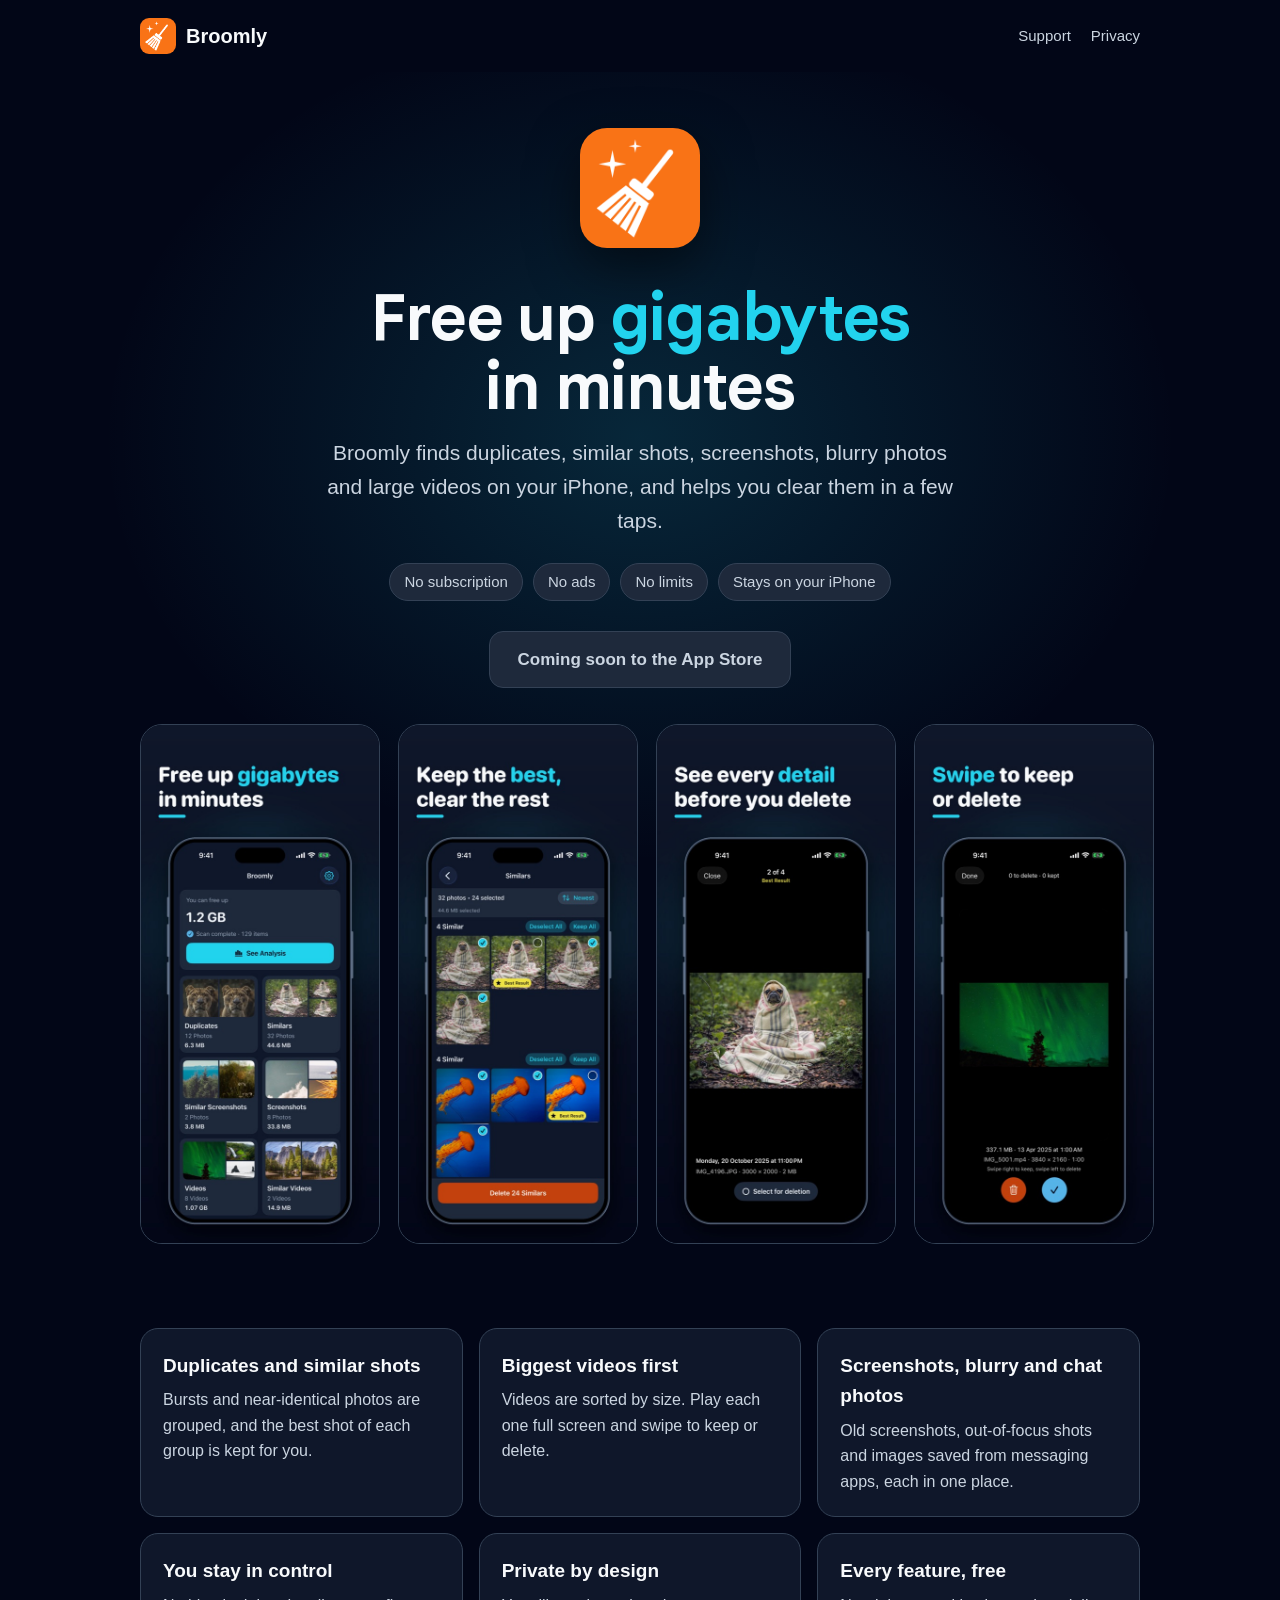
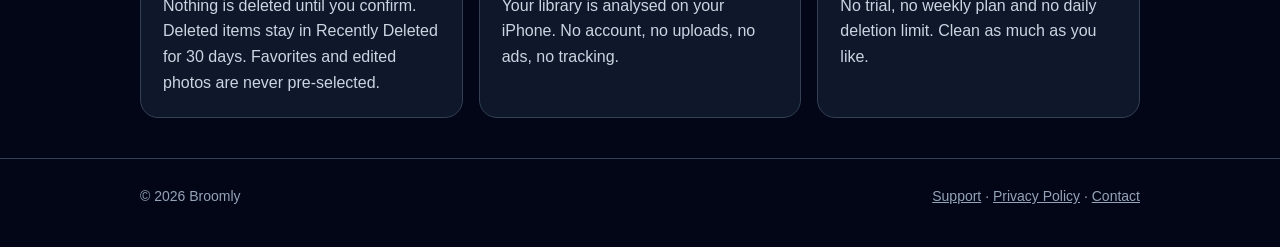
<file: index.html>
<!doctype html>
<html lang="en">
<head>
  <meta charset="utf-8">
  <meta name="viewport" content="width=device-width, initial-scale=1">
  <title>Broomly: Photo &amp; Video Cleaner for iPhone</title>
  <meta name="description" content="Broomly finds duplicates, similar shots, screenshots, blurry photos and large videos on your iPhone. No subscription, no ads, no limits. Your photos never leave your iPhone.">
  <link rel="canonical" href="https://iamrkasula.github.io/broomly/">
  <meta property="og:type" content="website">
  <meta property="og:title" content="Broomly: Photo &amp; Video Cleaner for iPhone">
  <meta property="og:description" content="Find duplicates, similar shots, screenshots, blurry photos and large videos. No subscription, no ads, no limits.">
  <meta property="og:url" content="https://iamrkasula.github.io/broomly/">
  <meta property="og:image" content="https://iamrkasula.github.io/broomly/assets/og.jpg">
  <meta name="twitter:card" content="summary_large_image">
  <script type="application/ld+json">{"@context":"https://schema.org","@type":"MobileApplication","name":"Broomly","operatingSystem":"iOS","applicationCategory":"UtilitiesApplication","url":"https://iamrkasula.github.io/broomly/","offers":{"@type":"Offer","price":"0","priceCurrency":"USD"}}</script>
  <link rel="icon" href="assets/favicon.png">
  <link rel="apple-touch-icon" href="assets/icon.png">
  <link rel="stylesheet" href="styles.css">
</head>
<body>
  <div class="wrap">
    <header class="top">
      <a class="brand" href="./"><img src="assets/icon.png" alt="">Broomly</a>
      <nav><a href="support/">Support</a><a href="privacy/">Privacy</a></nav>
    </header>
  </div>

  <section class="hero">
    <div class="wrap">
      <img class="icon" src="assets/icon.png" alt="Broomly app icon">
      <h1>Free up <em>gigabytes</em><br>in minutes</h1>
      <p class="lead">Broomly finds duplicates, similar shots, screenshots, blurry photos and large videos on your iPhone, and helps you clear them in a few taps.</p>
      <ul class="badges">
        <li>No subscription</li><li>No ads</li><li>No limits</li><li>Stays on your iPhone</li>
      </ul>
      <a class="cta soon" href="support/">Coming soon to the App Store</a>
      <div class="shots" aria-label="Screenshots">
        <img src="assets/01_home.jpg" alt="Home: you can free up 1.2 GB, by category" loading="lazy">
        <img src="assets/02_similar.jpg" alt="Similar photos grouped, with the best shot kept" loading="lazy">
        <img src="assets/03_preview.jpg" alt="Full-screen preview with date, file name and size" loading="lazy">
        <img src="assets/05_triage.jpg" alt="Swipe through videos to keep or delete" loading="lazy">
        <img src="assets/07_freed.jpg" alt="Freed 337 MB, moved to Recently Deleted" loading="lazy">
      </div>
    </div>
  </section>

  <main class="wrap">
    <section class="features">
      <div class="card"><h3>Duplicates and similar shots</h3><p>Bursts and near-identical photos are grouped, and the best shot of each group is kept for you.</p></div>
      <div class="card"><h3>Biggest videos first</h3><p>Videos are sorted by size. Play each one full screen and swipe to keep or delete.</p></div>
      <div class="card"><h3>Screenshots, blurry and chat photos</h3><p>Old screenshots, out-of-focus shots and images saved from messaging apps, each in one place.</p></div>
      <div class="card"><h3>You stay in control</h3><p>Nothing is deleted until you confirm. Deleted items stay in Recently Deleted for 30 days. Favorites and edited photos are never pre-selected.</p></div>
      <div class="card"><h3>Private by design</h3><p>Your library is analysed on your iPhone. No account, no uploads, no ads, no tracking.</p></div>
      <div class="card"><h3>Every feature, free</h3><p>No trial, no weekly plan and no daily deletion limit. Clean as much as you like.</p></div>
    </section>
  </main>

  <footer>
    <div class="wrap">
      <span>© 2026 Broomly</span>
      <span><a href="support/">Support</a> · <a href="privacy/">Privacy Policy</a> · <a href="mailto:iamrkasula@gmail.com">Contact</a></span>
    </div>
  </footer>
</body>
</html>
</file>
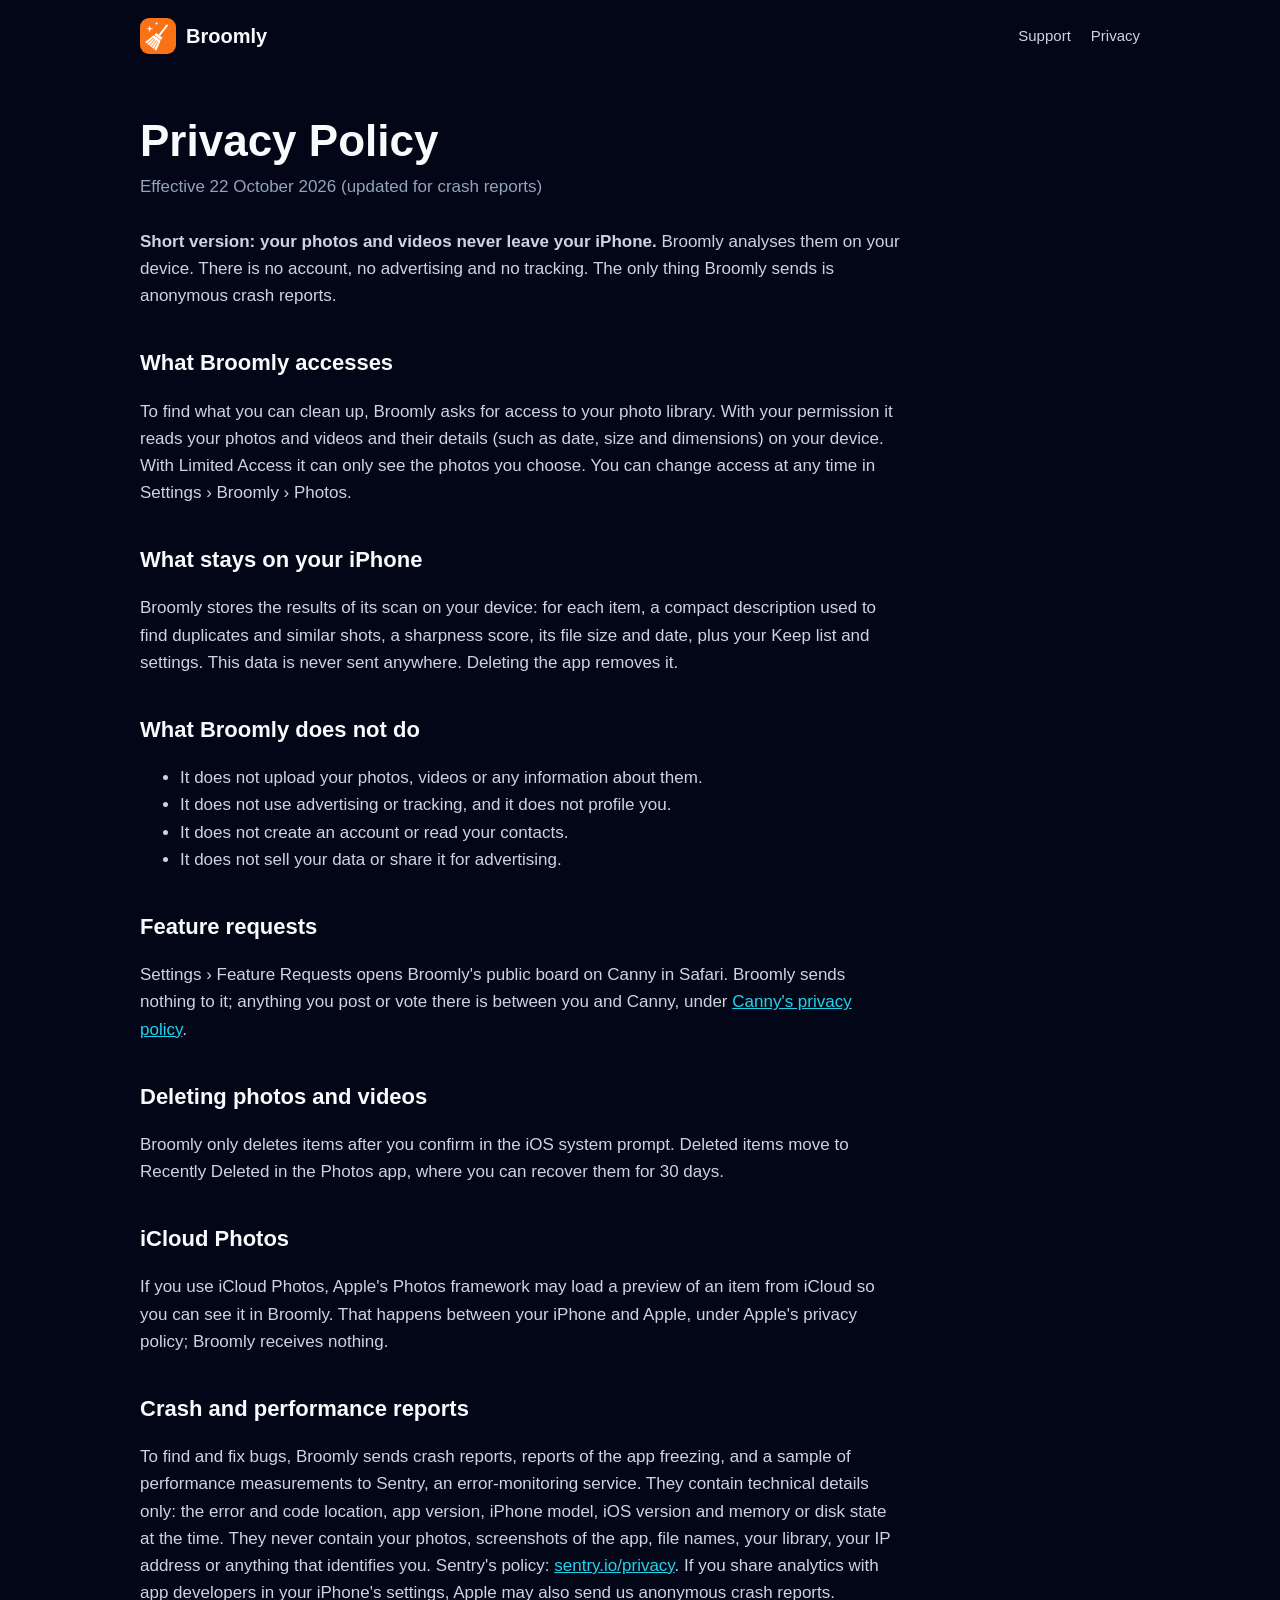
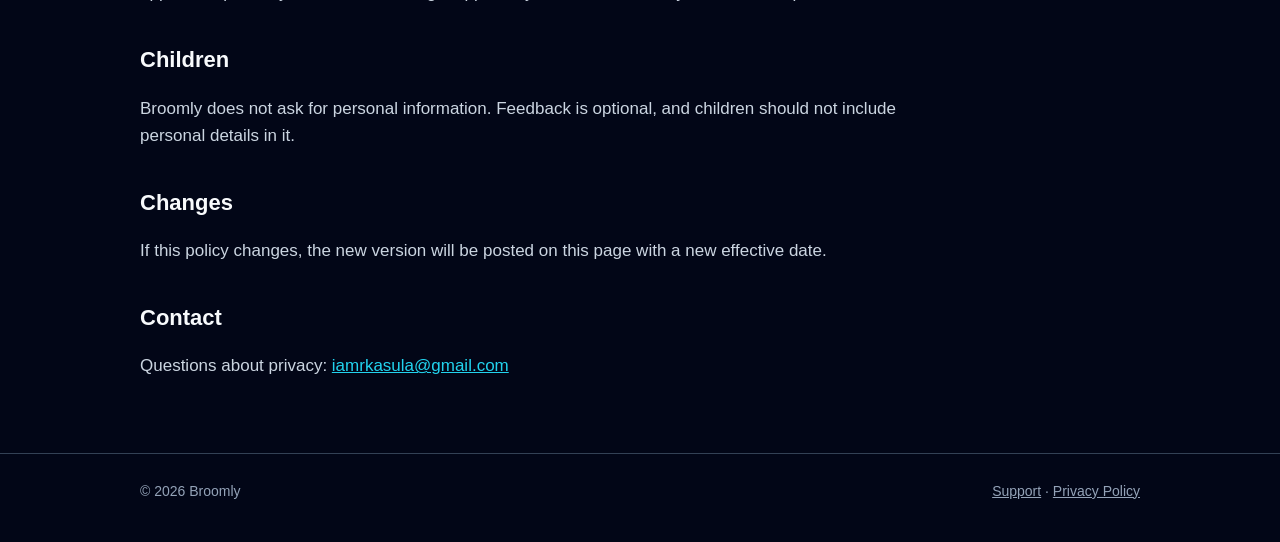
<file: privacy/index.html>
<!doctype html>
<html lang="en">
<head>
  <meta charset="utf-8">
  <meta name="viewport" content="width=device-width, initial-scale=1">
  <title>Privacy Policy · Broomly</title>
  <meta name="description" content="Your photos and videos are analysed on your iPhone and never uploaded. Broomly only sends anonymous crash reports.">
  <link rel="canonical" href="https://iamrkasula.github.io/broomly/privacy/">
  <link rel="icon" href="../assets/favicon.png">
  <link rel="stylesheet" href="../styles.css">
</head>
<body>
  <div class="wrap">
    <header class="top">
      <a class="brand" href="../"><img src="../assets/icon.png" alt="">Broomly</a>
      <nav><a href="../support/">Support</a><a href="./">Privacy</a></nav>
    </header>

    <main class="doc">
      <h1>Privacy Policy</h1>
      <p class="updated">Effective 22 October 2026 (updated for crash reports)</p>

      <p><strong>Short version: your photos and videos never leave your iPhone.</strong> Broomly analyses them on your device. There is no account, no advertising and no tracking. The only thing Broomly sends is anonymous crash reports.</p>

      <h2>What Broomly accesses</h2>
      <p>To find what you can clean up, Broomly asks for access to your photo library. With your permission it reads your photos and videos and their details (such as date, size and dimensions) on your device. With Limited Access it can only see the photos you choose. You can change access at any time in Settings › Broomly › Photos.</p>

      <h2>What stays on your iPhone</h2>
      <p>Broomly stores the results of its scan on your device: for each item, a compact description used to find duplicates and similar shots, a sharpness score, its file size and date, plus your Keep list and settings. This data is never sent anywhere. Deleting the app removes it.</p>

      <h2>What Broomly does not do</h2>
      <ul>
        <li>It does not upload your photos, videos or any information about them.</li>
        <li>It does not use advertising or tracking, and it does not profile you.</li>
        <li>It does not create an account or read your contacts.</li>
        <li>It does not sell your data or share it for advertising.</li>
      </ul>

      <h2>Feature requests</h2>
      <p>Settings › Feature Requests opens Broomly's public board on Canny in Safari. Broomly sends nothing to it; anything you post or vote there is between you and Canny, under <a href="https://canny.io/privacy">Canny's privacy policy</a>.</p>

      <h2>Deleting photos and videos</h2>
      <p>Broomly only deletes items after you confirm in the iOS system prompt. Deleted items move to Recently Deleted in the Photos app, where you can recover them for 30 days.</p>

      <h2>iCloud Photos</h2>
      <p>If you use iCloud Photos, Apple's Photos framework may load a preview of an item from iCloud so you can see it in Broomly. That happens between your iPhone and Apple, under Apple's privacy policy; Broomly receives nothing.</p>

      <h2>Crash and performance reports</h2>
      <p>To find and fix bugs, Broomly sends crash reports, reports of the app freezing, and a sample of performance measurements to Sentry, an error-monitoring service. They contain technical details only: the error and code location, app version, iPhone model, iOS version and memory or disk state at the time. They never contain your photos, screenshots of the app, file names, your library, your IP address or anything that identifies you. Sentry's policy: <a href="https://sentry.io/privacy/">sentry.io/privacy</a>. If you share analytics with app developers in your iPhone's settings, Apple may also send us anonymous crash reports.</p>

      <h2>Children</h2>
      <p>Broomly does not ask for personal information. Feedback is optional, and children should not include personal details in it.</p>

      <h2>Changes</h2>
      <p>If this policy changes, the new version will be posted on this page with a new effective date.</p>

      <h2>Contact</h2>
      <p>Questions about privacy: <a href="mailto:iamrkasula@gmail.com">iamrkasula@gmail.com</a></p>
    </main>
  </div>

  <footer>
    <div class="wrap">
      <span>© 2026 Broomly</span>
      <span><a href="../support/">Support</a> · <a href="./">Privacy Policy</a></span>
    </div>
  </footer>
</body>
</html>
</file>
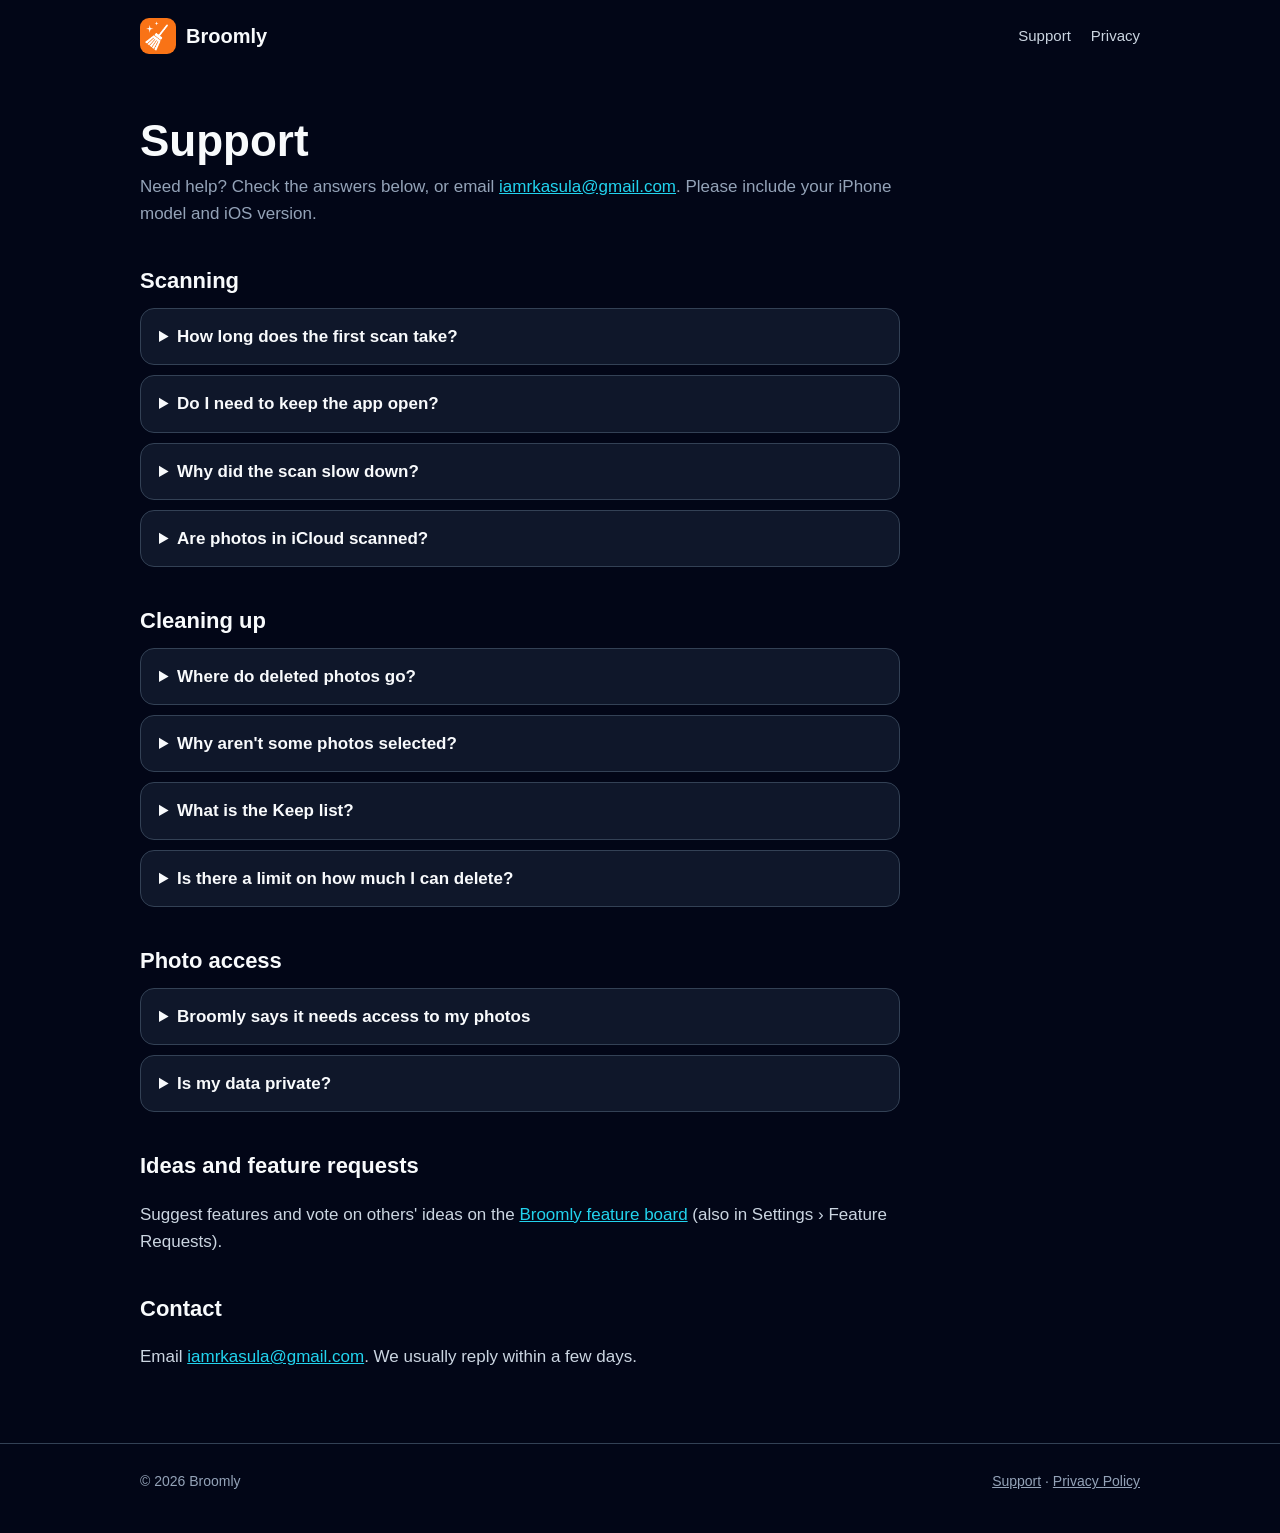
<file: support/index.html>
<!doctype html>
<html lang="en">
<head>
  <meta charset="utf-8">
  <meta name="viewport" content="width=device-width, initial-scale=1">
  <title>Support · Broomly</title>
  <meta name="description" content="Help with Broomly: scanning, deleting, the Keep list, photo access and contact.">
  <link rel="canonical" href="https://iamrkasula.github.io/broomly/support/">
  <link rel="icon" href="../assets/favicon.png">
  <link rel="stylesheet" href="../styles.css">
</head>
<body>
  <div class="wrap">
    <header class="top">
      <a class="brand" href="../"><img src="../assets/icon.png" alt="">Broomly</a>
      <nav><a href="./">Support</a><a href="../privacy/">Privacy</a></nav>
    </header>

    <main class="doc">
      <h1>Support</h1>
      <p class="updated">Need help? Check the answers below, or email <a href="mailto:iamrkasula@gmail.com?subject=Broomly%20support">iamrkasula@gmail.com</a>. Please include your iPhone model and iOS version.</p>

      <h2>Scanning</h2>
      <details><summary>How long does the first scan take?</summary>
        <p>About 10 minutes for a library of 30,000 photos and videos, sometimes longer on very large libraries. Broomly first reads your library ("preparing"), then looks at each item. Later scans only check what's new and take seconds.</p></details>
      <details><summary>Do I need to keep the app open?</summary>
        <p>The scan keeps going for a short while after you leave the app, then pauses. It carries on from where it stopped the next time you open Broomly; nothing is lost.</p></details>
      <details><summary>Why did the scan slow down?</summary>
        <p>When your iPhone gets warm, Broomly slows down by itself to let it cool, then speeds up again. Charging and other heavy apps can make this happen sooner.</p></details>
      <details><summary>Are photos in iCloud scanned?</summary>
        <p>Broomly never downloads your library. Items stored only in iCloud ("Optimize iPhone Storage") are compared using the preview kept on your iPhone.</p></details>

      <h2>Cleaning up</h2>
      <details><summary>Where do deleted photos go?</summary>
        <p>To Recently Deleted in the Photos app, where you can recover them for 30 days. Nothing is deleted until you confirm in the iOS prompt.</p></details>
      <details><summary>Why aren't some photos selected?</summary>
        <p>In each group of duplicates or similar shots, Broomly keeps the best one. Favorites and edited photos are never pre-selected either. You can change any selection before deleting.</p></details>
      <details><summary>What is the Keep list?</summary>
        <p>Items you add to the Keep list are never suggested again. You can review or remove them in Settings › Keep list.</p></details>
      <details><summary>Is there a limit on how much I can delete?</summary>
        <p>No. Every feature is included, with no subscription, no trial and no daily limit.</p></details>

      <h2>Photo access</h2>
      <details><summary>Broomly says it needs access to my photos</summary>
        <p>Open Settings › Broomly › Photos and choose Full Access. With Limited Access, Broomly only scans the photos you pick.</p></details>
      <details><summary>Is my data private?</summary>
        <p>Yes. Your photos are analysed on your iPhone and never uploaded; the app only sends anonymous crash reports. See the <a href="../privacy/">Privacy Policy</a>.</p></details>

      <h2>Ideas and feature requests</h2>
      <p>Suggest features and vote on others' ideas on the <a href="https://app-feature-requests.canny.io/broomly/">Broomly feature board</a> (also in Settings › Feature Requests).</p>

      <h2>Contact</h2>
      <p>Email <a href="mailto:iamrkasula@gmail.com?subject=Broomly%20support">iamrkasula@gmail.com</a>. We usually reply within a few days.</p>
    </main>
  </div>

  <footer>
    <div class="wrap">
      <span>© 2026 Broomly</span>
      <span><a href="./">Support</a> · <a href="../privacy/">Privacy Policy</a></span>
    </div>
  </footer>
</body>
</html>
</file>
<file: styles.css>
/* Broomly site. Matches the app: dark slate, cyan accent (Theme.swift), same font, self-hosted. */
@font-face { font-family: "Google Sans"; src: url("assets/fonts/GoogleSans-Regular.woff2") format("woff2"); font-weight: 400; font-display: swap; }
@font-face { font-family: "Google Sans"; src: url("assets/fonts/GoogleSans-Bold.woff2") format("woff2"); font-weight: 700; font-display: swap; }
:root {
  --bg: #020617;
  --bg-raised: #0f172a;
  --surface: #1e293b;
  --line: #334155;
  --text: #f8fafc;
  --text-2: #cbd5e1;
  --text-3: #94a3b8;
  --accent: #22d3ee;
  --on-accent: #082f49;
  color-scheme: dark;
}

* { box-sizing: border-box; }

body {
  margin: 0;
  background: var(--bg);
  color: var(--text);
  font: 17px/1.6 -apple-system, BlinkMacSystemFont, "SF Pro Text", "Segoe UI", Roboto, sans-serif;
  -webkit-text-size-adjust: 100%;
}

a { color: var(--accent); }
a:hover { text-decoration-thickness: 2px; }

.wrap { max-width: 1040px; margin: 0 auto; padding: 0 20px; }

header.top {
  display: flex; align-items: center; justify-content: space-between; gap: 16px;
  padding: 18px 0;
}
.brand { display: flex; align-items: center; gap: 10px; color: var(--text); text-decoration: none; font-weight: 700; font-size: 20px; }
.brand img { width: 36px; height: 36px; border-radius: 9px; }
nav a { color: var(--text-2); text-decoration: none; margin-left: 20px; font-size: 15px; }
nav a:hover { color: var(--text); }

.hero {
  text-align: center; padding: 56px 0 24px;
  background: radial-gradient(60% 50% at 50% 30%, rgba(34, 211, 238, 0.16), transparent 70%);
}
.hero img.icon { width: 120px; height: 120px; border-radius: 27px; box-shadow: 0 18px 50px rgba(0, 0, 0, 0.5); }
.hero h1 {
  font-family: "Google Sans", -apple-system, sans-serif;
  font-size: clamp(36px, 7vw, 64px); line-height: 1.08; margin: 28px 0 14px; letter-spacing: -0.02em;
}
.hero h1 em { font-style: normal; color: var(--accent); }
.hero p.lead { font-size: clamp(18px, 2.4vw, 21px); color: var(--text-2); max-width: 640px; margin: 0 auto; }
.badges { display: flex; flex-wrap: wrap; justify-content: center; gap: 10px; margin: 26px 0 0; padding: 0; list-style: none; }
.badges li { background: var(--surface); border: 1px solid var(--line); border-radius: 999px; padding: 6px 14px; font-size: 15px; color: var(--text-2); }
.cta { display: inline-block; margin-top: 30px; background: var(--accent); color: var(--on-accent); font-weight: 700; padding: 14px 28px; border-radius: 14px; text-decoration: none; }
.cta.soon { background: var(--surface); color: var(--text-2); border: 1px solid var(--line); }

.shots {
  display: flex; gap: 18px; overflow-x: auto; scroll-snap-type: x mandatory;
  padding: 36px 20px 20px; margin: 0 -20px;
}
.shots img { width: 240px; flex: none; border-radius: 22px; scroll-snap-align: center; border: 1px solid var(--line); }

.features { display: grid; grid-template-columns: repeat(auto-fit, minmax(260px, 1fr)); gap: 16px; padding: 40px 0; }
.card { background: var(--bg-raised); border: 1px solid var(--line); border-radius: 18px; padding: 22px; }
.card h3 { margin: 0 0 6px; font-size: 19px; }
.card p { margin: 0; color: var(--text-2); font-size: 16px; }

.doc { max-width: 760px; padding: 24px 0 56px; }
.doc h1 { font-size: clamp(32px, 5vw, 44px); line-height: 1.15; margin: 20px 0 6px; }
.doc .updated { color: var(--text-3); margin: 0 0 28px; }
.doc h2 { font-size: 22px; margin: 36px 0 8px; }
.doc p, .doc li { color: var(--text-2); }
.doc details { background: var(--bg-raised); border: 1px solid var(--line); border-radius: 14px; padding: 14px 18px; margin: 10px 0; }
.doc summary { cursor: pointer; font-weight: 600; color: var(--text); }
.doc details p { margin: 10px 0 0; }

footer { border-top: 1px solid var(--line); padding: 26px 0 40px; color: var(--text-3); font-size: 14px; }
footer .wrap { display: flex; flex-wrap: wrap; gap: 8px 22px; justify-content: space-between; }
footer a { color: var(--text-3); }

@media (max-width: 520px) {
  nav a { margin-left: 14px; }
  .shots img { width: 200px; }
}
</file>
